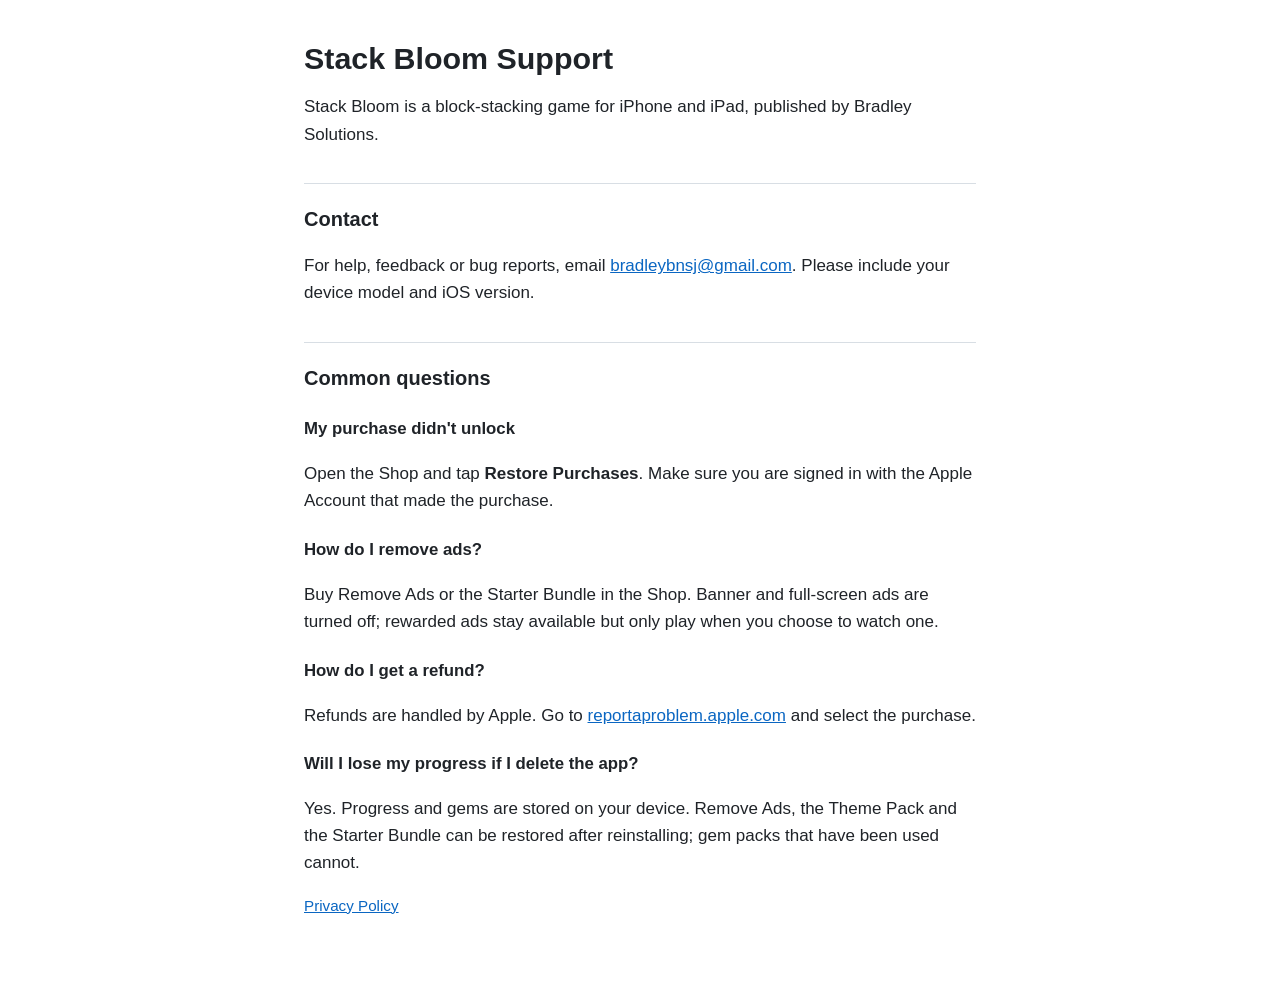
<file: index.html>
<!doctype html>
<html lang="en-AU">
<head>
<meta charset="utf-8">
<meta name="viewport" content="width=device-width, initial-scale=1">
<title>Stack Bloom – Support</title>
<link rel="stylesheet" href="style.css">
</head>
<body>
<main>
<h1>Stack Bloom Support</h1>
<p>Stack Bloom is a block-stacking game for iPhone and iPad, published by Bradley Solutions.</p>

<h2>Contact</h2>
<p>For help, feedback or bug reports, email <a href="mailto:bradleybnsj@gmail.com">bradleybnsj@gmail.com</a>. Please include your device model and iOS version.</p>

<h2>Common questions</h2>

<h3>My purchase didn't unlock</h3>
<p>Open the Shop and tap <strong>Restore Purchases</strong>. Make sure you are signed in with the Apple Account that made the purchase.</p>

<h3>How do I remove ads?</h3>
<p>Buy Remove Ads or the Starter Bundle in the Shop. Banner and full-screen ads are turned off; rewarded ads stay available but only play when you choose to watch one.</p>

<h3>How do I get a refund?</h3>
<p>Refunds are handled by Apple. Go to <a href="https://reportaproblem.apple.com">reportaproblem.apple.com</a> and select the purchase.</p>

<h3>Will I lose my progress if I delete the app?</h3>
<p>Yes. Progress and gems are stored on your device. Remove Ads, the Theme Pack and the Starter Bundle can be restored after reinstalling; gem packs that have been used cannot.</p>

<p class="nav"><a href="privacy.html">Privacy Policy</a></p>
</main>
</body>
</html>
</file>
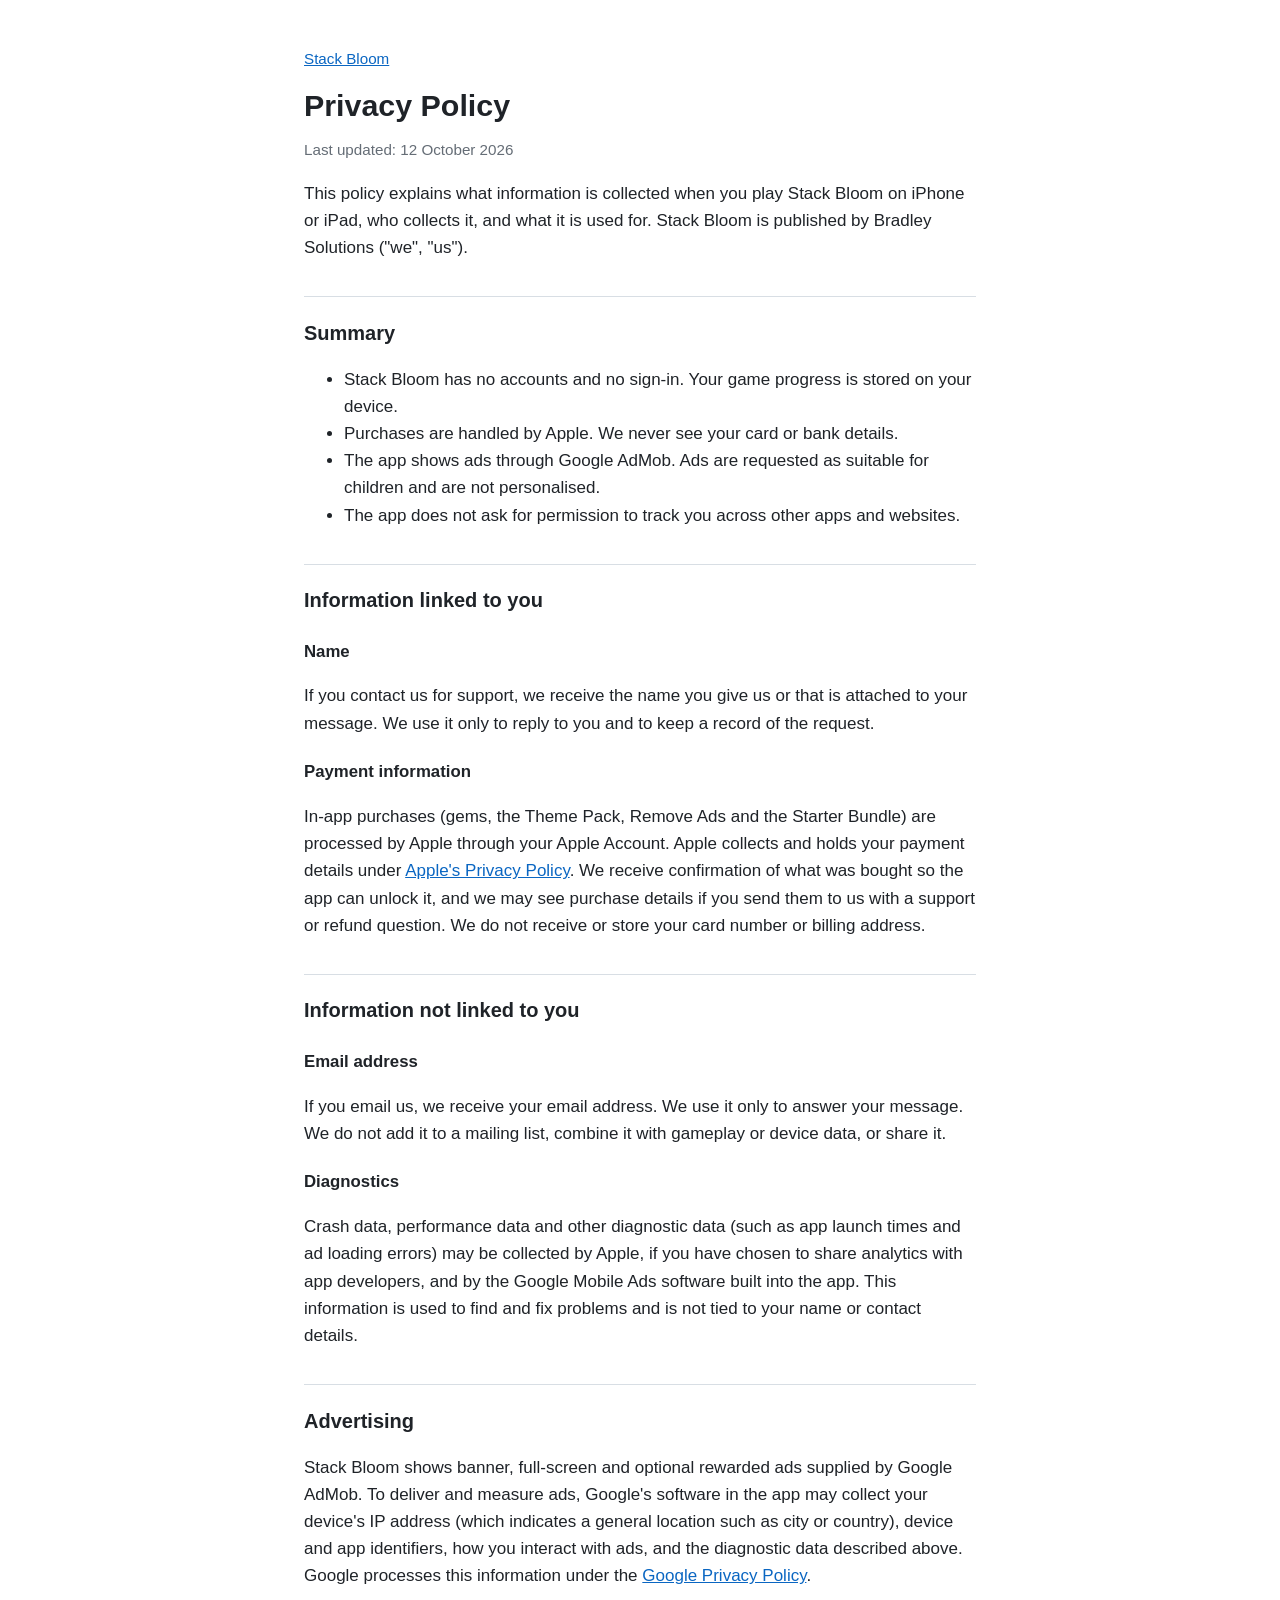
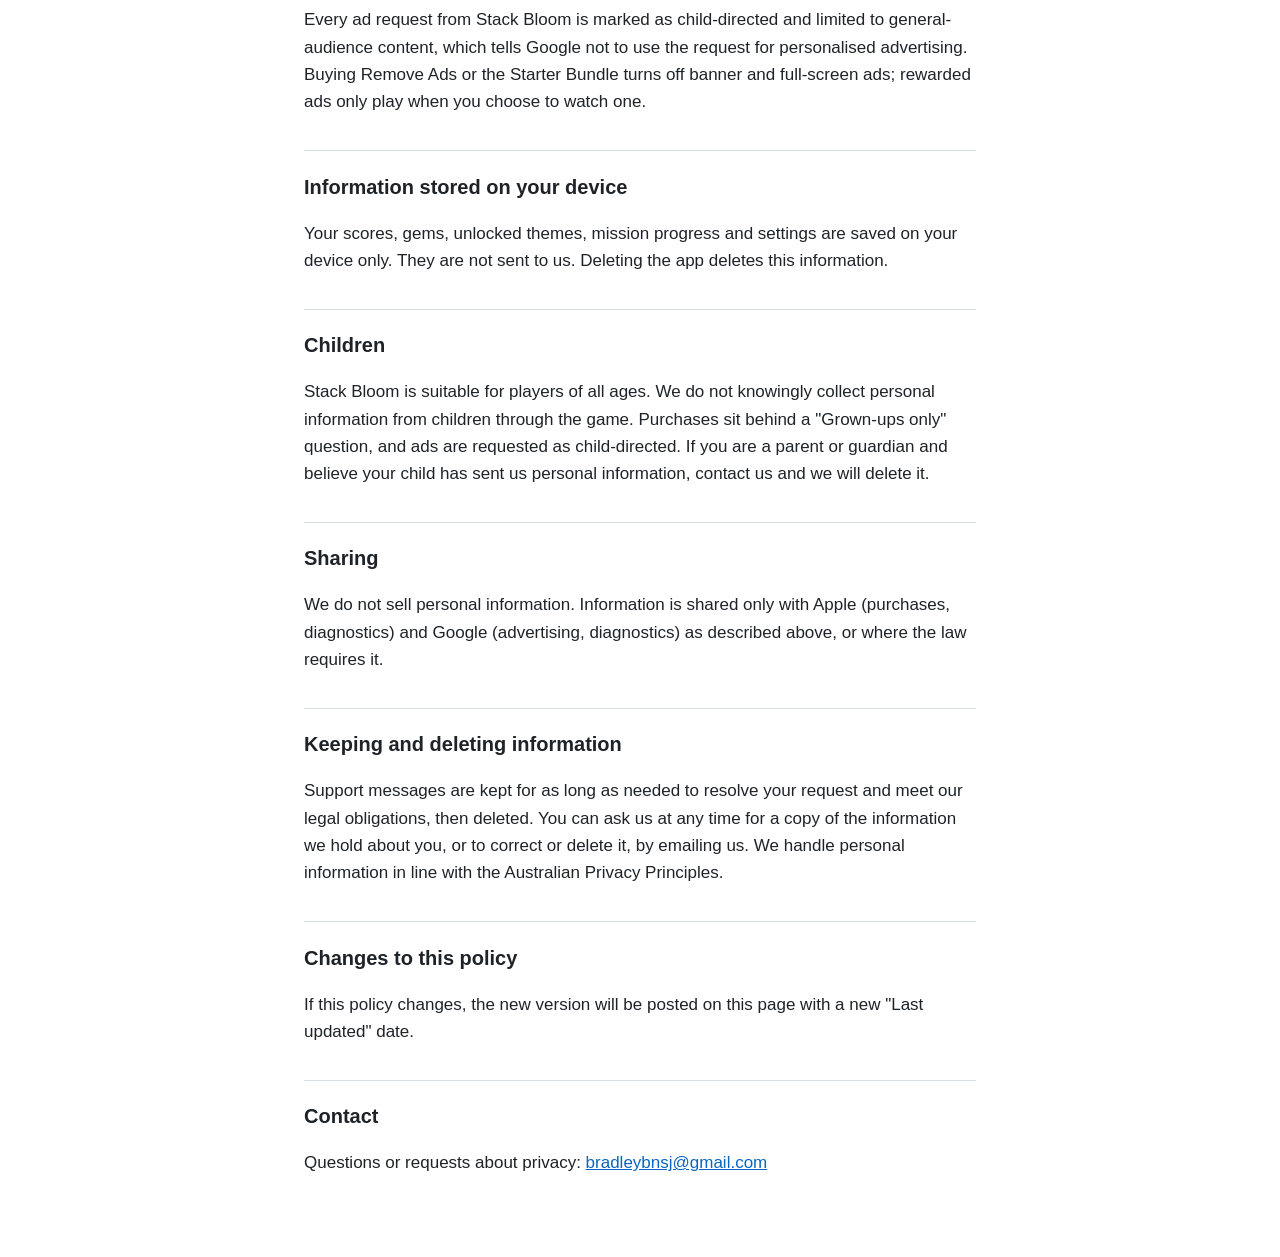
<file: privacy.html>
<!doctype html>
<html lang="en-AU">
<head>
<meta charset="utf-8">
<meta name="viewport" content="width=device-width, initial-scale=1">
<title>Stack Bloom – Privacy Policy</title>
<link rel="stylesheet" href="style.css">
</head>
<body>
<main>
<p class="nav"><a href="./">Stack Bloom</a></p>
<h1>Privacy Policy</h1>
<p class="meta">Last updated: 12 October 2026</p>

<p>This policy explains what information is collected when you play Stack Bloom on iPhone or iPad, who collects it, and what it is used for. Stack Bloom is published by Bradley Solutions ("we", "us").</p>

<h2>Summary</h2>
<ul>
<li>Stack Bloom has no accounts and no sign-in. Your game progress is stored on your device.</li>
<li>Purchases are handled by Apple. We never see your card or bank details.</li>
<li>The app shows ads through Google AdMob. Ads are requested as suitable for children and are not personalised.</li>
<li>The app does not ask for permission to track you across other apps and websites.</li>
</ul>

<h2>Information linked to you</h2>

<h3>Name</h3>
<p>If you contact us for support, we receive the name you give us or that is attached to your message. We use it only to reply to you and to keep a record of the request.</p>

<h3>Payment information</h3>
<p>In-app purchases (gems, the Theme Pack, Remove Ads and the Starter Bundle) are processed by Apple through your Apple Account. Apple collects and holds your payment details under <a href="https://www.apple.com/legal/privacy/">Apple's Privacy Policy</a>. We receive confirmation of what was bought so the app can unlock it, and we may see purchase details if you send them to us with a support or refund question. We do not receive or store your card number or billing address.</p>

<h2>Information not linked to you</h2>

<h3>Email address</h3>
<p>If you email us, we receive your email address. We use it only to answer your message. We do not add it to a mailing list, combine it with gameplay or device data, or share it.</p>

<h3>Diagnostics</h3>
<p>Crash data, performance data and other diagnostic data (such as app launch times and ad loading errors) may be collected by Apple, if you have chosen to share analytics with app developers, and by the Google Mobile Ads software built into the app. This information is used to find and fix problems and is not tied to your name or contact details.</p>

<h2>Advertising</h2>
<p>Stack Bloom shows banner, full-screen and optional rewarded ads supplied by Google AdMob. To deliver and measure ads, Google's software in the app may collect your device's IP address (which indicates a general location such as city or country), device and app identifiers, how you interact with ads, and the diagnostic data described above. Google processes this information under the <a href="https://policies.google.com/privacy">Google Privacy Policy</a>.</p>
<p>Every ad request from Stack Bloom is marked as child-directed and limited to general-audience content, which tells Google not to use the request for personalised advertising. Buying Remove Ads or the Starter Bundle turns off banner and full-screen ads; rewarded ads only play when you choose to watch one.</p>

<h2>Information stored on your device</h2>
<p>Your scores, gems, unlocked themes, mission progress and settings are saved on your device only. They are not sent to us. Deleting the app deletes this information.</p>

<h2>Children</h2>
<p>Stack Bloom is suitable for players of all ages. We do not knowingly collect personal information from children through the game. Purchases sit behind a "Grown-ups only" question, and ads are requested as child-directed. If you are a parent or guardian and believe your child has sent us personal information, contact us and we will delete it.</p>

<h2>Sharing</h2>
<p>We do not sell personal information. Information is shared only with Apple (purchases, diagnostics) and Google (advertising, diagnostics) as described above, or where the law requires it.</p>

<h2>Keeping and deleting information</h2>
<p>Support messages are kept for as long as needed to resolve your request and meet our legal obligations, then deleted. You can ask us at any time for a copy of the information we hold about you, or to correct or delete it, by emailing us. We handle personal information in line with the Australian Privacy Principles.</p>

<h2>Changes to this policy</h2>
<p>If this policy changes, the new version will be posted on this page with a new "Last updated" date.</p>

<h2>Contact</h2>
<p>Questions or requests about privacy: <a href="mailto:bradleybnsj@gmail.com">bradleybnsj@gmail.com</a></p>
</main>
</body>
</html>
</file>
<file: style.css>
:root {
  --bg: #ffffff;
  --text: #1f2328;
  --muted: #656d76;
  --link: #0a66c2;
  --rule: #d8dee4;
}
@media (prefers-color-scheme: dark) {
  :root {
    --bg: #14171a;
    --text: #e6e8ea;
    --muted: #9aa4ad;
    --link: #6cb6ff;
    --rule: #30363d;
  }
}
body {
  margin: 0;
  background: var(--bg);
  color: var(--text);
  font: 17px/1.6 -apple-system, BlinkMacSystemFont, "Segoe UI", Roboto, sans-serif;
}
main {
  max-width: 42rem;
  margin: 0 auto;
  padding: 2rem 1rem 4rem;
}
h1 { font-size: 1.9rem; line-height: 1.2; margin: 0.5rem 0; }
h2 { font-size: 1.25rem; margin: 2.2rem 0 0.5rem; padding-top: 1.2rem; border-top: 1px solid var(--rule); }
h3 { font-size: 1.05rem; margin: 1.4rem 0 0.3rem; }
a { color: var(--link); }
.meta, .nav { color: var(--muted); font-size: 0.95rem; }
</file>
